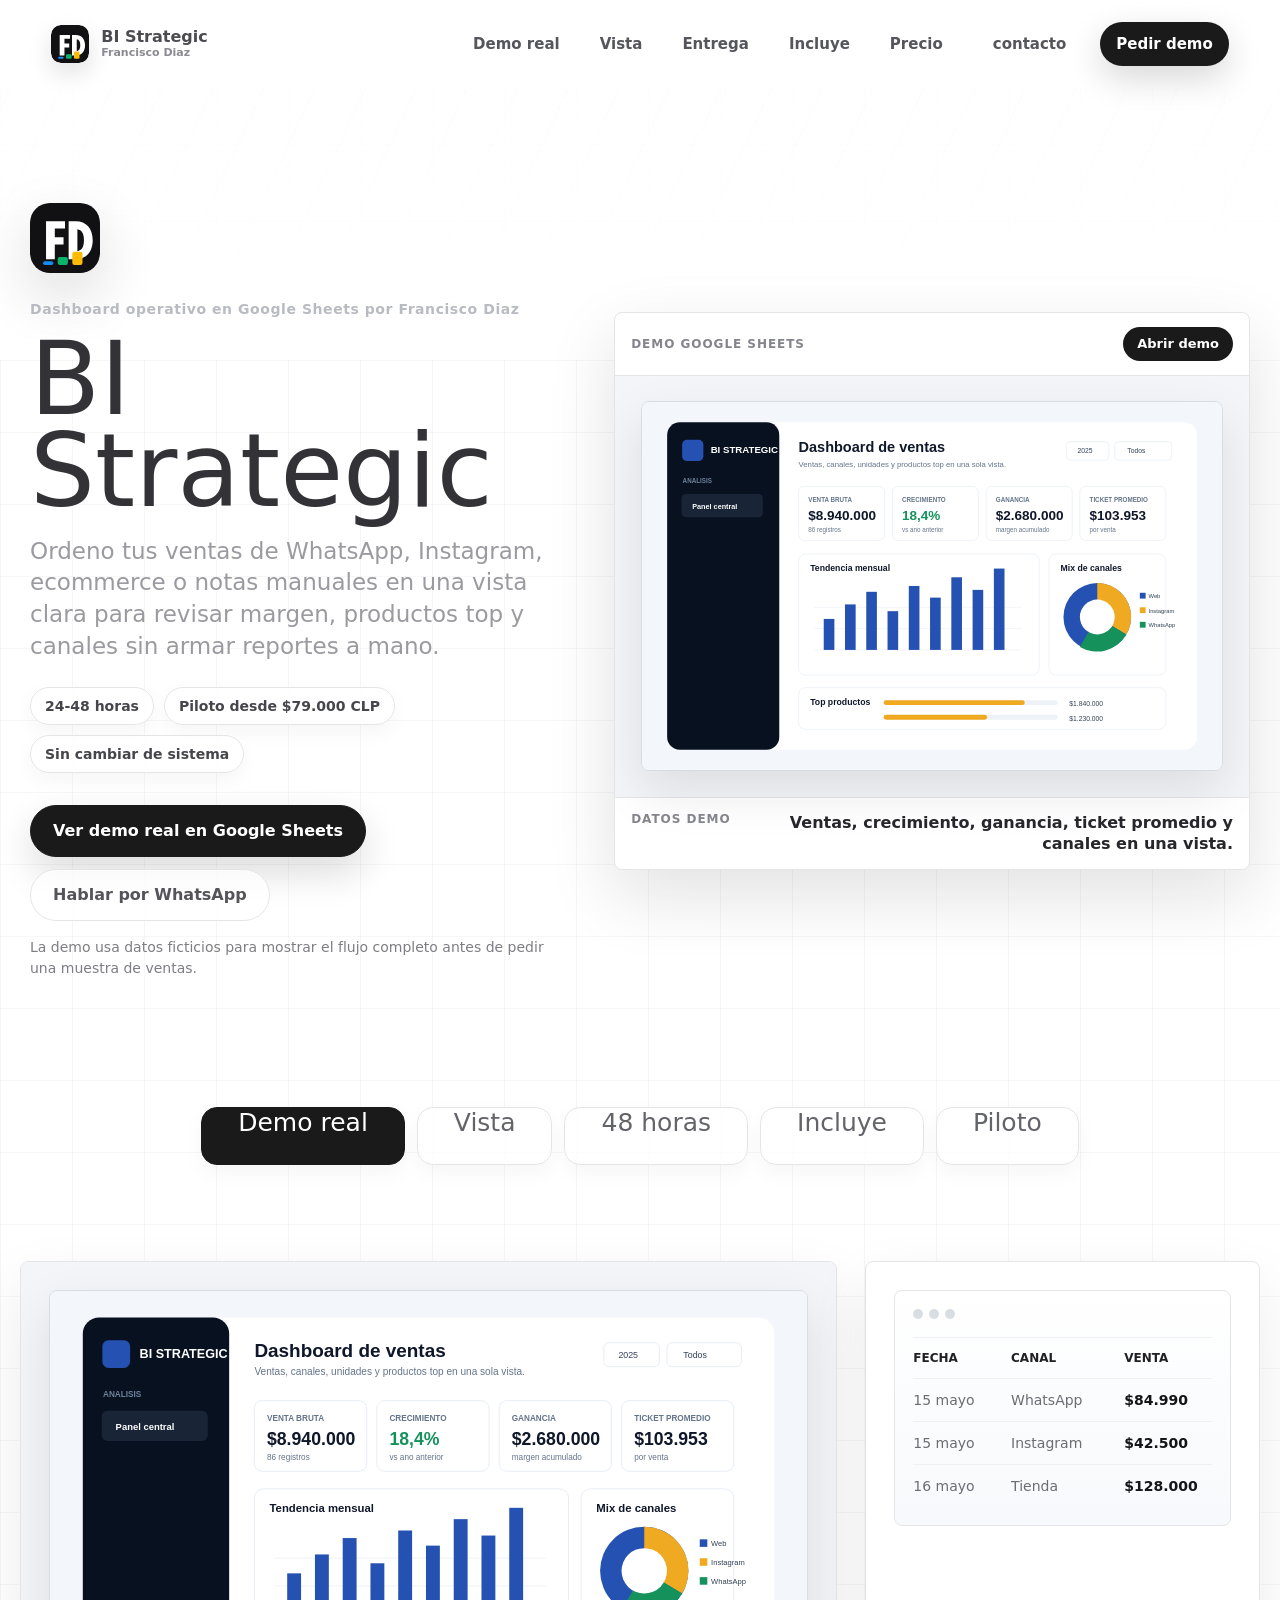
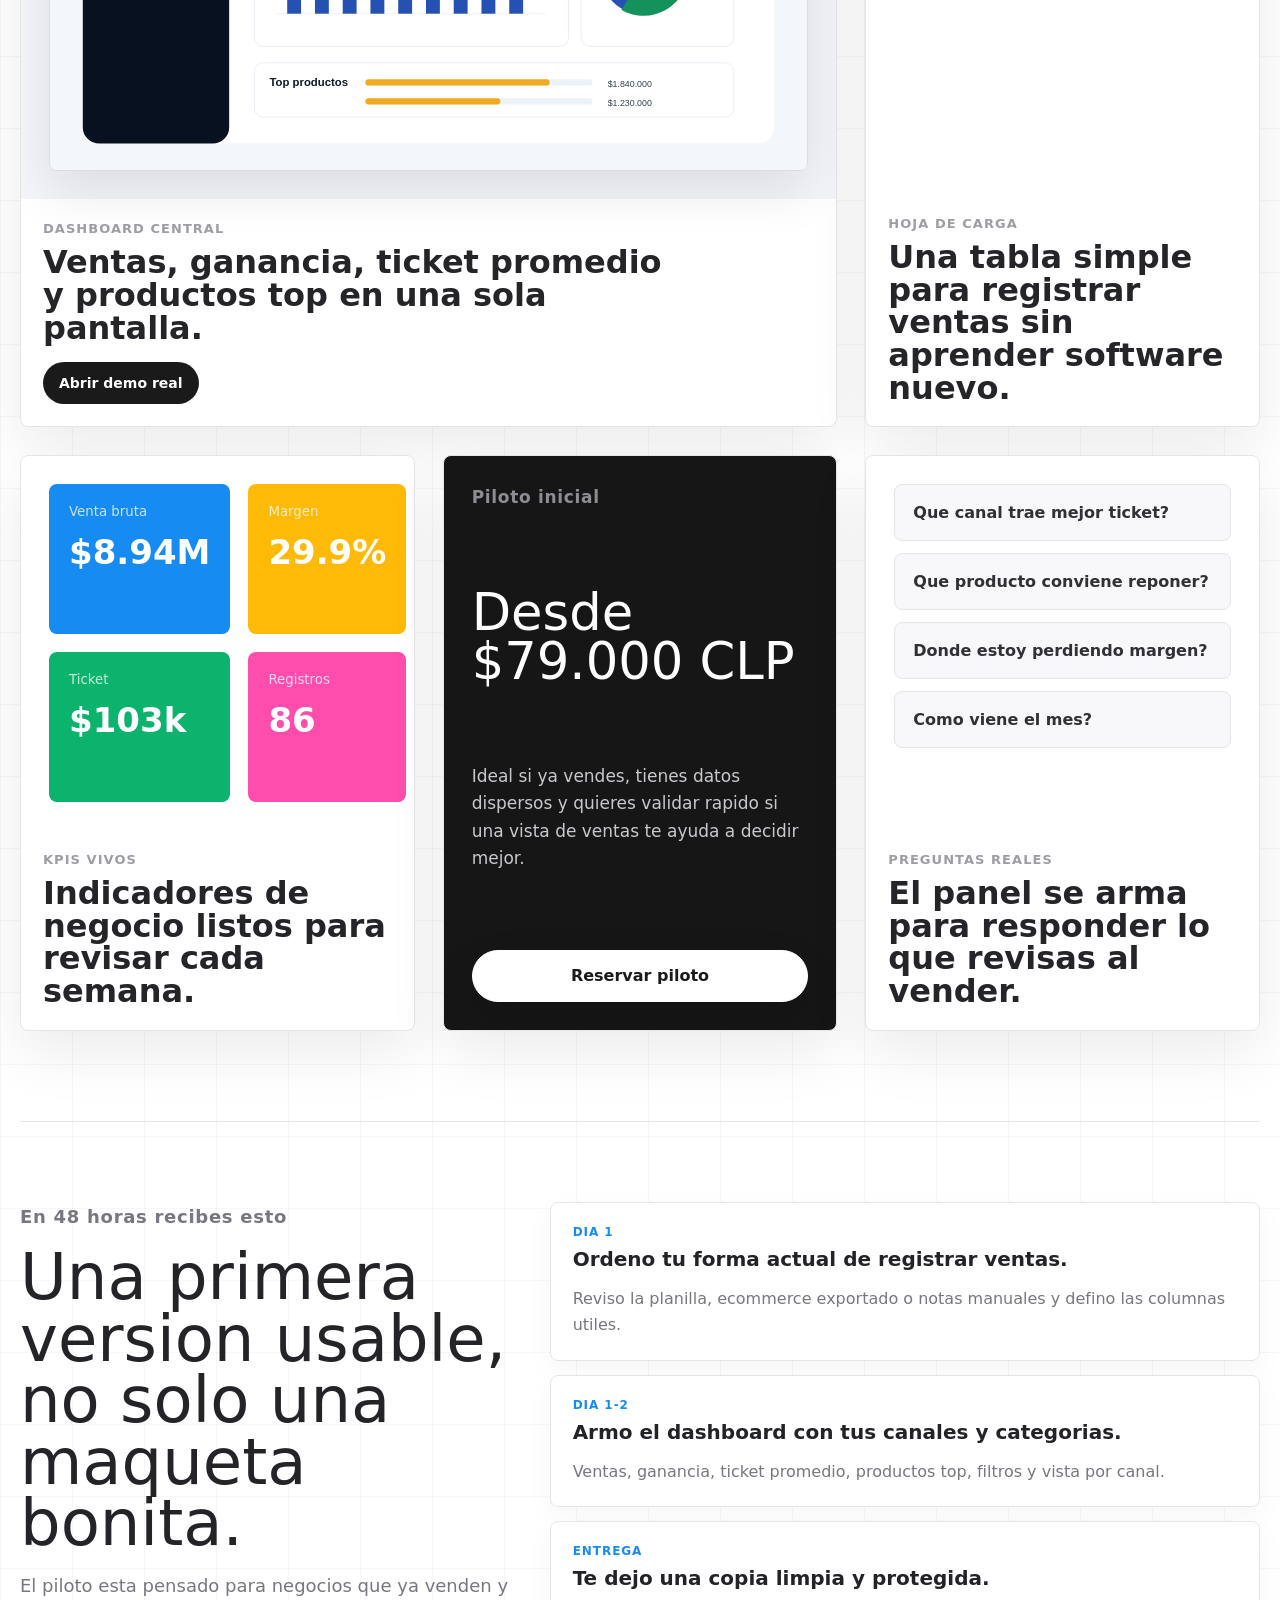
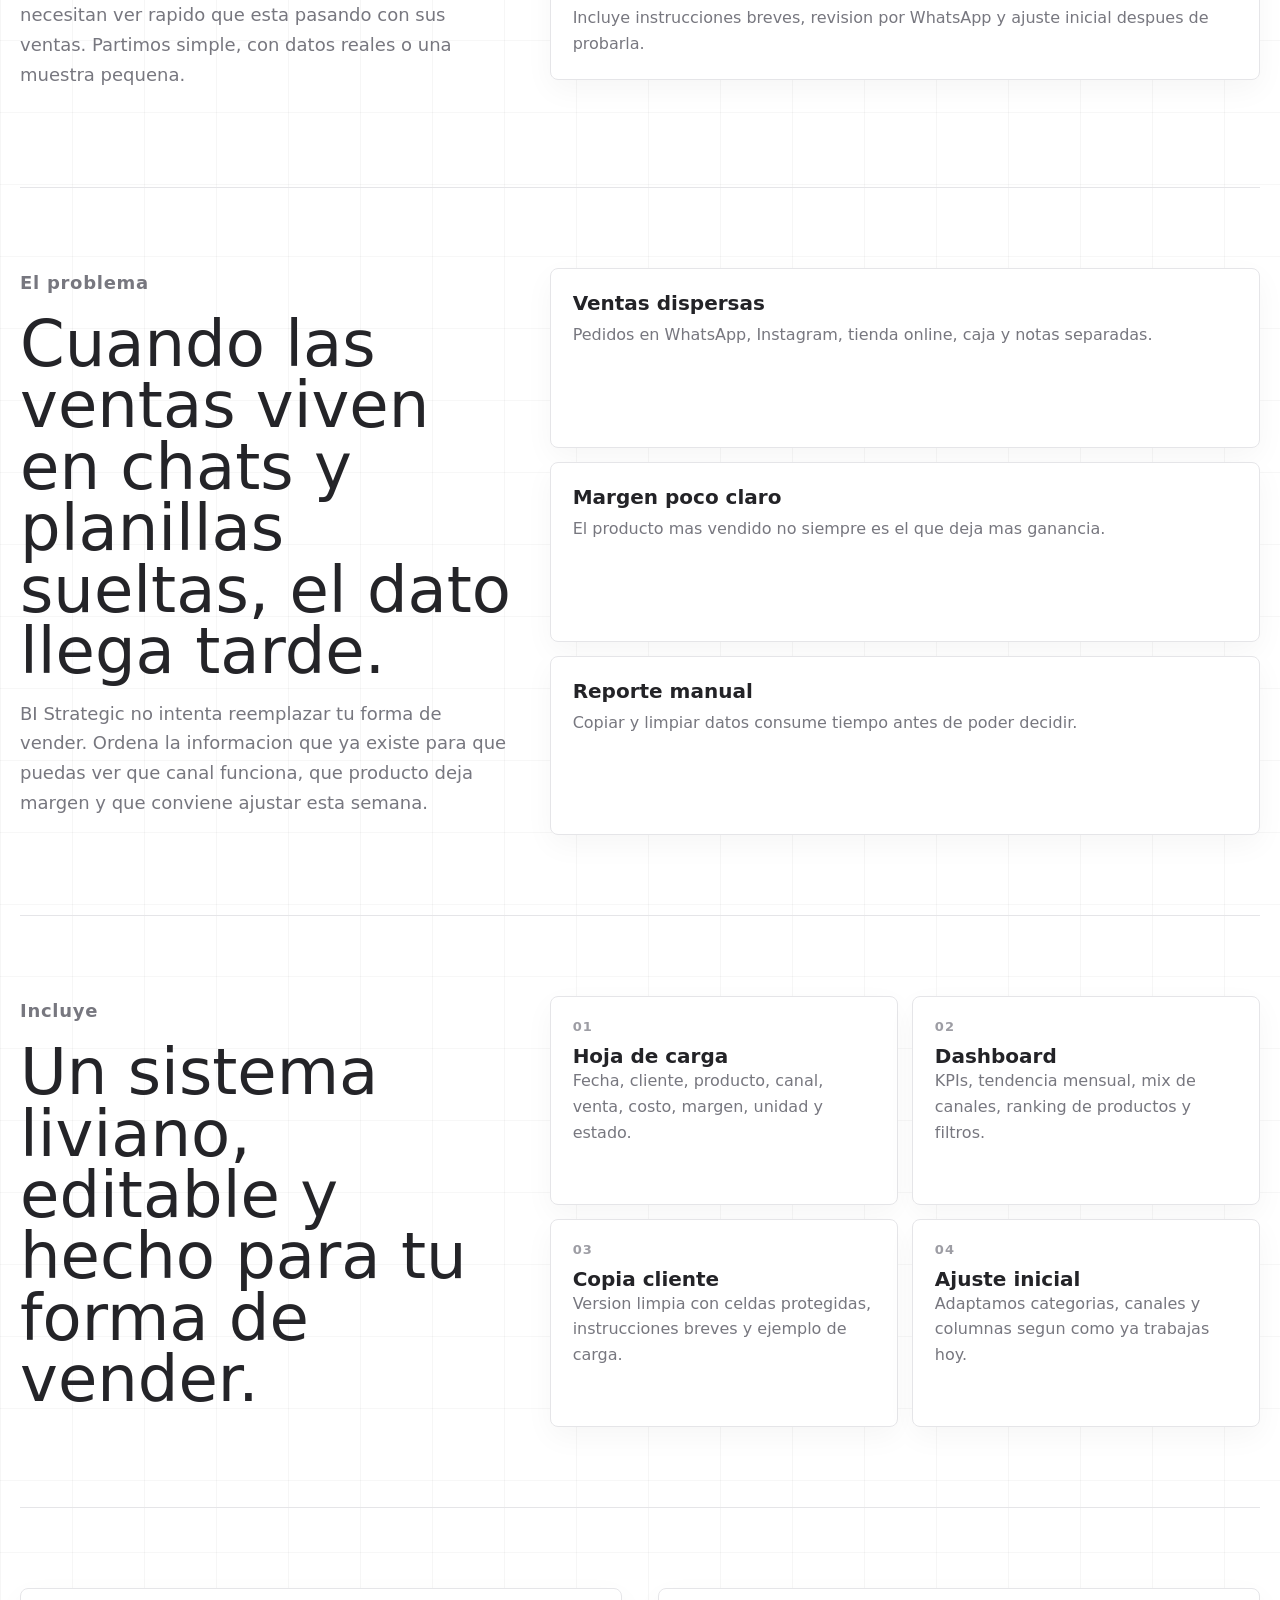
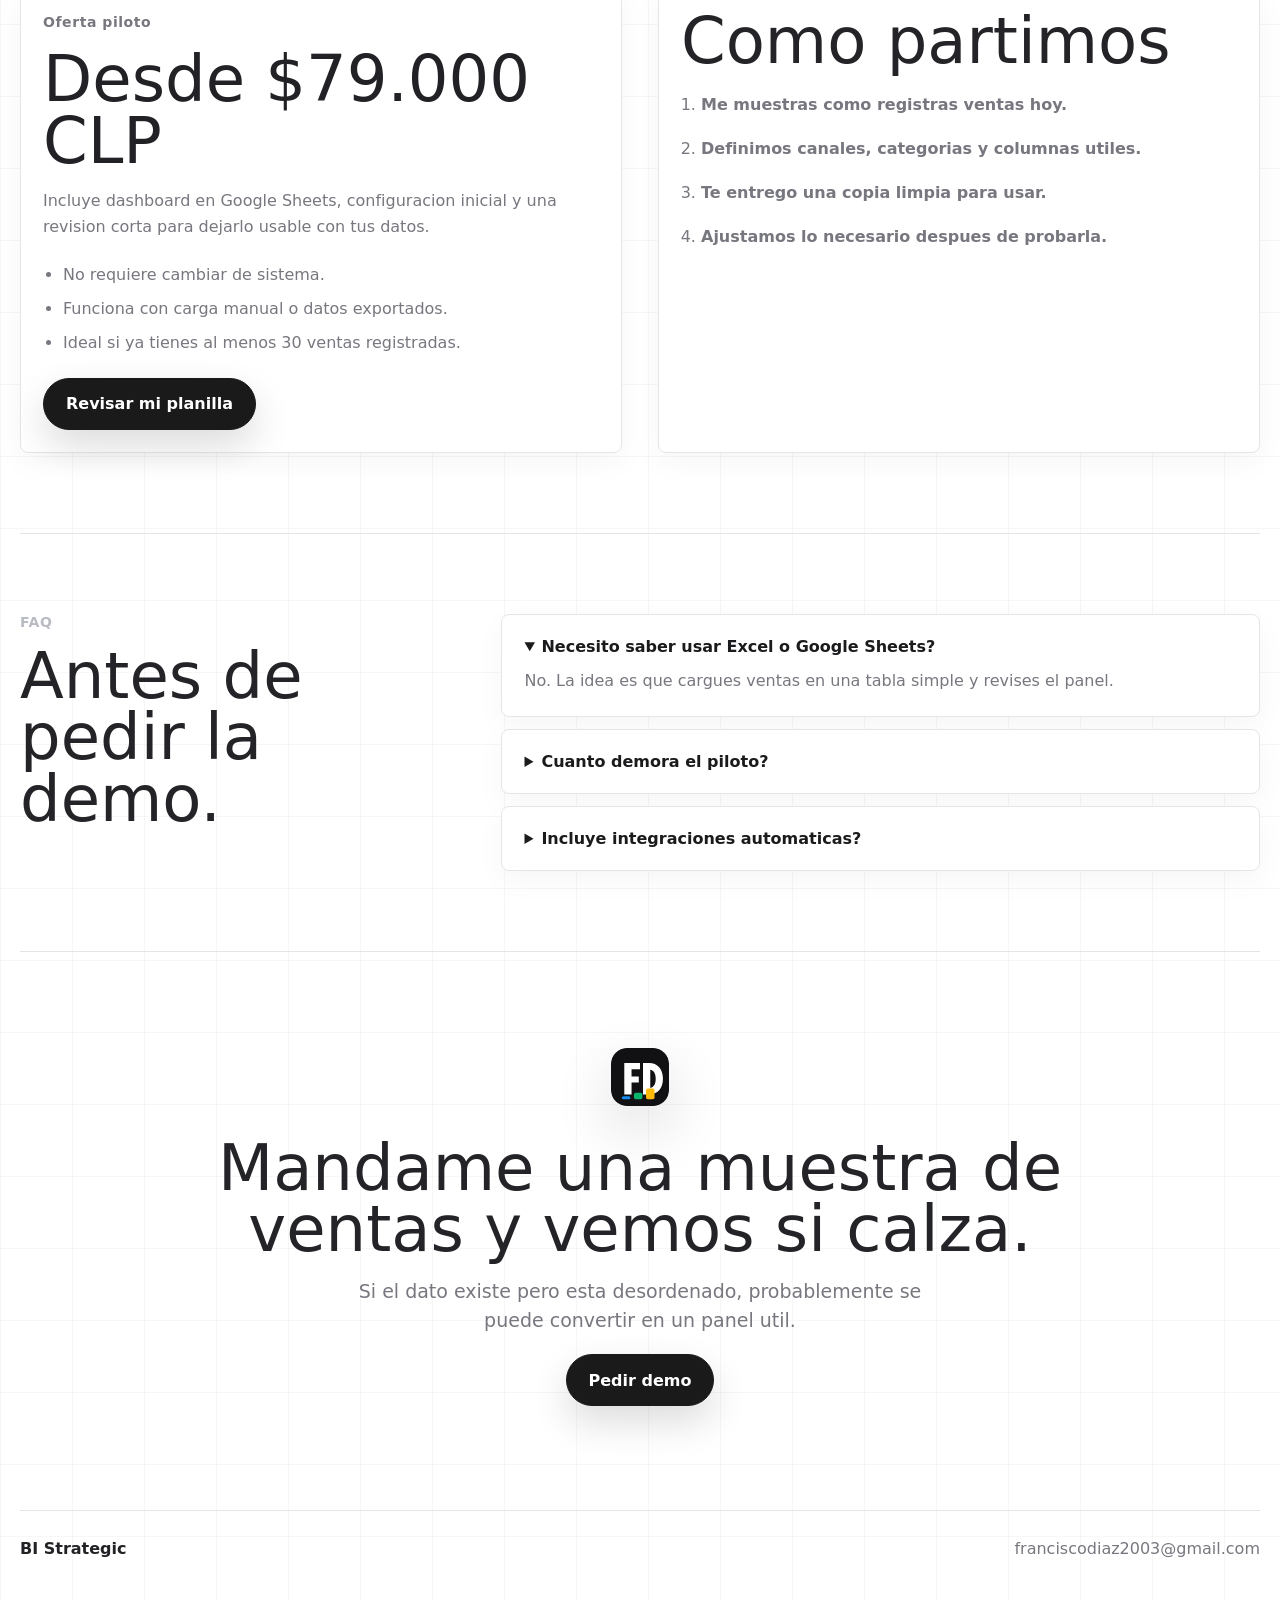
<file: index.html>
<!doctype html>
<html lang="es">
<head>
  <meta charset="utf-8">
  <meta name="viewport" content="width=device-width, initial-scale=1">
  <title>BI Strategic | Dashboard de ventas en Google Sheets</title>
  <meta name="description" content="Dashboard de ventas en Google Sheets para negocios que venden por WhatsApp, Instagram, ecommerce o tienda fisica y necesitan ver ventas, margen, canales y productos en una sola vista.">
  <link rel="stylesheet" href="styles.css">
</head>
<body>
  <header class="site-header">
    <a class="brand" href="#inicio" aria-label="BI Strategic inicio">
      <img class="brand-logo" src="assets/logo-fd-bi.svg" alt="" aria-hidden="true">
      <span class="brand-text">
        <span>BI Strategic</span>
        <small>Francisco Diaz</small>
      </span>
    </a>
    <nav aria-label="Navegacion principal">
      <a href="https://docs.google.com/spreadsheets/d/1GYobA6VUg8RyDNrj9Juod2Bgsd22_Cp9NYvyL331vUo/edit?usp=sharing" target="_blank" rel="noopener">Demo real</a>
      <a href="#showcase">Vista</a>
      <a href="#entrega">Entrega</a>
      <a href="#incluye">Incluye</a>
      <a href="#precio">Precio</a>
    </nav>
    <a class="header-link" href="mailto:franciscodiaz2003@gmail.com">contacto</a>
    <a class="header-cta" href="https://wa.me/56958948688?text=Hola%2C%20quiero%20ver%20una%20demo%20del%20dashboard%20BI%20Strategic." target="_blank" rel="noopener">Pedir demo</a>
  </header>

  <main>
    <section class="hero" id="inicio">
      <div class="hero-content">
        <img class="hero-logo" src="assets/logo-fd-bi.svg" alt="Logo FD de BI Strategic">
        <p class="eyebrow">Dashboard operativo en Google Sheets por Francisco Diaz</p>
        <h1>BI Strategic</h1>
        <p class="hero-copy">
          Ordeno tus ventas de WhatsApp, Instagram, ecommerce o notas manuales en una vista
          clara para revisar margen, productos top y canales sin armar reportes a mano.
        </p>
        <div class="hero-proof" aria-label="Resumen del piloto">
          <span>24-48 horas</span>
          <span>Piloto desde $79.000 CLP</span>
          <span>Sin cambiar de sistema</span>
        </div>
        <div class="hero-actions" aria-label="Acciones principales">
          <a class="button primary" href="https://docs.google.com/spreadsheets/d/1GYobA6VUg8RyDNrj9Juod2Bgsd22_Cp9NYvyL331vUo/edit?usp=sharing" target="_blank" rel="noopener">Ver demo real en Google Sheets</a>
          <a class="button secondary" href="https://wa.me/56958948688?text=Hola%2C%20quiero%20ver%20una%20demo%20del%20dashboard%20BI%20Strategic." target="_blank" rel="noopener">Hablar por WhatsApp</a>
        </div>
        <p class="hero-note">La demo usa datos ficticios para mostrar el flujo completo antes de pedir una muestra de ventas.</p>
      </div>

      <aside class="hero-product" aria-label="Vista previa de la demo real">
        <div class="product-topbar">
          <span>Demo Google Sheets</span>
          <a href="https://docs.google.com/spreadsheets/d/1GYobA6VUg8RyDNrj9Juod2Bgsd22_Cp9NYvyL331vUo/edit?usp=sharing" target="_blank" rel="noopener">Abrir demo</a>
        </div>
        <figure>
          <img src="assets/dashboard-preview.svg" alt="Vista previa del dashboard BI Strategic con indicadores, filtros y ranking de productos">
        </figure>
        <div class="product-foot">
          <span>Datos demo</span>
          <strong>Ventas, crecimiento, ganancia, ticket promedio y canales en una vista.</strong>
        </div>
      </aside>

      <div class="hero-nav">
        <div class="filter-pills" aria-label="Categorias del dashboard">
          <a class="is-active" href="https://docs.google.com/spreadsheets/d/1GYobA6VUg8RyDNrj9Juod2Bgsd22_Cp9NYvyL331vUo/edit?usp=sharing" target="_blank" rel="noopener">Demo real</a>
          <a href="#showcase">Vista</a>
          <a href="#entrega">48 horas</a>
          <a href="#incluye">Incluye</a>
          <a href="#precio">Piloto</a>
        </div>
      </div>
    </section>

    <section class="showcase" id="showcase" aria-label="Vista previa estilo galeria">
      <article class="showcase-card wide">
        <figure>
          <img src="assets/dashboard-preview.svg" alt="Vista previa de dashboard BI Strategic con KPIs, grafico mensual, canales y productos top">
        </figure>
        <div class="card-caption">
          <span>Dashboard central</span>
          <strong>Ventas, ganancia, ticket promedio y productos top en una sola pantalla.</strong>
          <a class="inline-link" href="https://docs.google.com/spreadsheets/d/1GYobA6VUg8RyDNrj9Juod2Bgsd22_Cp9NYvyL331vUo/edit?usp=sharing" target="_blank" rel="noopener">Abrir demo real</a>
        </div>
      </article>

      <article class="showcase-card">
        <div class="mini-sheet" aria-hidden="true">
          <div class="sheet-bar">
            <span></span>
            <span></span>
            <span></span>
          </div>
          <div class="sheet-row head">
            <b>Fecha</b><b>Canal</b><b>Venta</b>
          </div>
          <div class="sheet-row">
            <span>15 mayo</span><span>WhatsApp</span><strong>$84.990</strong>
          </div>
          <div class="sheet-row">
            <span>15 mayo</span><span>Instagram</span><strong>$42.500</strong>
          </div>
          <div class="sheet-row">
            <span>16 mayo</span><span>Tienda</span><strong>$128.000</strong>
          </div>
        </div>
        <div class="card-caption">
          <span>Hoja de carga</span>
          <strong>Una tabla simple para registrar ventas sin aprender software nuevo.</strong>
        </div>
      </article>

      <article class="showcase-card soft">
        <div class="score-grid" aria-hidden="true">
          <div class="score blue">
            <small>Venta bruta</small>
            <strong>$8.94M</strong>
          </div>
          <div class="score yellow">
            <small>Margen</small>
            <strong>29.9%</strong>
          </div>
          <div class="score green">
            <small>Ticket</small>
            <strong>$103k</strong>
          </div>
          <div class="score pink">
            <small>Registros</small>
            <strong>86</strong>
          </div>
        </div>
        <div class="card-caption">
          <span>KPIs vivos</span>
          <strong>Indicadores de negocio listos para revisar cada semana.</strong>
        </div>
      </article>

      <article class="showcase-card dark">
        <p class="eyebrow">Piloto inicial</p>
        <h2>Desde $79.000 CLP</h2>
        <p>
          Ideal si ya vendes, tienes datos dispersos y quieres validar rapido si una vista de
          ventas te ayuda a decidir mejor.
        </p>
        <a class="button light" href="https://wa.me/56958948688?text=Hola%2C%20quiero%20reservar%20un%20piloto%20de%20BI%20Strategic.%20Vendo%20por%20varios%20canales%20y%20quiero%20ordenar%20mis%20ventas." target="_blank" rel="noopener">Reservar piloto</a>
      </article>

      <article class="showcase-card">
        <div class="question-stack">
          <span>Que canal trae mejor ticket?</span>
          <span>Que producto conviene reponer?</span>
          <span>Donde estoy perdiendo margen?</span>
          <span>Como viene el mes?</span>
        </div>
        <div class="card-caption">
          <span>Preguntas reales</span>
          <strong>El panel se arma para responder lo que revisas al vender.</strong>
        </div>
      </article>
    </section>

    <section class="section delivery" id="entrega">
      <div class="section-copy">
        <p class="eyebrow">En 48 horas recibes esto</p>
        <h2>Una primera version usable, no solo una maqueta bonita.</h2>
        <p>
          El piloto esta pensado para negocios que ya venden y necesitan ver rapido que esta
          pasando con sus ventas. Partimos simple, con datos reales o una muestra pequena.
        </p>
      </div>
      <div class="delivery-board">
        <article>
          <small>Dia 1</small>
          <strong>Ordeno tu forma actual de registrar ventas.</strong>
          <p>Reviso la planilla, ecommerce exportado o notas manuales y defino las columnas utiles.</p>
        </article>
        <article>
          <small>Dia 1-2</small>
          <strong>Armo el dashboard con tus canales y categorias.</strong>
          <p>Ventas, ganancia, ticket promedio, productos top, filtros y vista por canal.</p>
        </article>
        <article>
          <small>Entrega</small>
          <strong>Te dejo una copia limpia y protegida.</strong>
          <p>Incluye instrucciones breves, revision por WhatsApp y ajuste inicial despues de probarla.</p>
        </article>
      </div>
    </section>

    <section class="section problem">
      <div class="section-copy">
        <p class="eyebrow">El problema</p>
        <h2>Cuando las ventas viven en chats y planillas sueltas, el dato llega tarde.</h2>
        <p>
          BI Strategic no intenta reemplazar tu forma de vender. Ordena la informacion que ya
          existe para que puedas ver que canal funciona, que producto deja margen y que conviene
          ajustar esta semana.
        </p>
      </div>
      <div class="plain-list">
        <article>
          <strong>Ventas dispersas</strong>
          <span>Pedidos en WhatsApp, Instagram, tienda online, caja y notas separadas.</span>
        </article>
        <article>
          <strong>Margen poco claro</strong>
          <span>El producto mas vendido no siempre es el que deja mas ganancia.</span>
        </article>
        <article>
          <strong>Reporte manual</strong>
          <span>Copiar y limpiar datos consume tiempo antes de poder decidir.</span>
        </article>
      </div>
    </section>

    <section class="section includes" id="incluye">
      <div class="section-copy">
        <p class="eyebrow">Incluye</p>
        <h2>Un sistema liviano, editable y hecho para tu forma de vender.</h2>
      </div>
      <div class="feature-grid">
        <article>
          <small>01</small>
          <strong>Hoja de carga</strong>
          <p>Fecha, cliente, producto, canal, venta, costo, margen, unidad y estado.</p>
        </article>
        <article>
          <small>02</small>
          <strong>Dashboard</strong>
          <p>KPIs, tendencia mensual, mix de canales, ranking de productos y filtros.</p>
        </article>
        <article>
          <small>03</small>
          <strong>Copia cliente</strong>
          <p>Version limpia con celdas protegidas, instrucciones breves y ejemplo de carga.</p>
        </article>
        <article>
          <small>04</small>
          <strong>Ajuste inicial</strong>
          <p>Adaptamos categorias, canales y columnas segun como ya trabajas hoy.</p>
        </article>
      </div>
    </section>

    <section class="section price-section" id="precio">
      <div class="price-card">
        <p class="eyebrow">Oferta piloto</p>
        <h2>Desde $79.000 CLP</h2>
        <p>
          Incluye dashboard en Google Sheets, configuracion inicial y una revision corta para
          dejarlo usable con tus datos.
        </p>
        <ul>
          <li>No requiere cambiar de sistema.</li>
          <li>Funciona con carga manual o datos exportados.</li>
          <li>Ideal si ya tienes al menos 30 ventas registradas.</li>
        </ul>
        <a class="button primary" href="https://wa.me/56958948688?text=Hola%2C%20quiero%20ver%20si%20mi%20planilla%20sirve%20para%20un%20dashboard%20BI%20Strategic." target="_blank" rel="noopener">Revisar mi planilla</a>
      </div>
      <div class="process-card">
        <h2>Como partimos</h2>
        <ol>
          <li><strong>Me muestras como registras ventas hoy.</strong></li>
          <li><strong>Definimos canales, categorias y columnas utiles.</strong></li>
          <li><strong>Te entrego una copia limpia para usar.</strong></li>
          <li><strong>Ajustamos lo necesario despues de probarla.</strong></li>
        </ol>
      </div>
    </section>

    <section class="faq" id="faq">
      <div>
        <p class="eyebrow">FAQ</p>
        <h2>Antes de pedir la demo.</h2>
      </div>
      <div class="faq-list">
        <details open>
          <summary>Necesito saber usar Excel o Google Sheets?</summary>
          <p>No. La idea es que cargues ventas en una tabla simple y revises el panel.</p>
        </details>
        <details>
          <summary>Cuanto demora el piloto?</summary>
          <p>Normalmente 24 a 48 horas despues de recibir una muestra de ventas y categorias.</p>
        </details>
        <details>
          <summary>Incluye integraciones automaticas?</summary>
          <p>El piloto parte simple. Integraciones con Shopify, Mercado Libre u otros sistemas se cotizan aparte.</p>
        </details>
      </div>
    </section>

    <section class="final-cta">
      <img class="final-logo" src="assets/logo-fd-bi.svg" alt="" aria-hidden="true">
      <h2>Mandame una muestra de ventas y vemos si calza.</h2>
      <p>Si el dato existe pero esta desordenado, probablemente se puede convertir en un panel util.</p>
      <a class="button primary" href="https://wa.me/56958948688?text=Hola%2C%20quiero%20ver%20una%20demo%20del%20dashboard%20BI%20Strategic.%20Tengo%20ventas%20por%20varios%20canales." target="_blank" rel="noopener">Pedir demo</a>
    </section>
  </main>

  <footer>
    <span>BI Strategic</span>
    <a href="mailto:franciscodiaz2003@gmail.com">franciscodiaz2003@gmail.com</a>
  </footer>

  <script src="script.js"></script>
</body>
</html>
</file>
<file: styles.css>
:root {
  --ink: #1b1b1d;
  --muted: #77777f;
  --soft: #b9bbc2;
  --line: #e5e5e8;
  --paper: #ffffff;
  --wash: #f8f8f8;
  --black: #1a1a1a;
  --blue: #168bf2;
  --yellow: #ffba08;
  --green: #0bb36d;
  --pink: #ff4dad;
  --shadow: 0 22px 60px rgba(18, 18, 20, 0.08);
}

* {
  box-sizing: border-box;
}

html {
  scroll-behavior: smooth;
}

body {
  margin: 0;
  min-height: 100vh;
  overflow-x: hidden;
  background:
    linear-gradient(90deg, rgba(0, 0, 0, 0.035) 1px, transparent 1px),
    linear-gradient(180deg, rgba(0, 0, 0, 0.03) 1px, transparent 1px),
    var(--paper);
  background-size:
    72px 72px,
    72px 72px,
    auto;
  color: var(--ink);
  font-family: Inter, ui-sans-serif, system-ui, -apple-system, BlinkMacSystemFont, "Segoe UI", sans-serif;
}

body::before {
  content: "";
  position: fixed;
  inset: 0 0 auto;
  z-index: -1;
  height: 360px;
  pointer-events: none;
  background:
    linear-gradient(180deg, rgba(255, 255, 255, 0.72), var(--paper)),
    repeating-linear-gradient(115deg, rgba(0, 0, 0, 0.05) 0 1px, transparent 1px 46px);
  filter: blur(0.2px);
}

a {
  color: inherit;
  text-decoration: none;
}

img {
  display: block;
  max-width: 100%;
}

.site-header {
  position: sticky;
  top: 0;
  z-index: 20;
  display: grid;
  grid-template-columns: 1fr auto auto auto;
  align-items: center;
  gap: 18px;
  padding: 22px clamp(18px, 4vw, 58px);
  background: rgba(255, 255, 255, 0.72);
  backdrop-filter: blur(18px);
}

.brand {
  display: inline-flex;
  align-items: center;
  gap: 12px;
  width: fit-content;
  color: #4b4b51;
  font-weight: 700;
}

.brand-logo {
  width: 38px;
  height: 38px;
  border-radius: 10px;
  box-shadow: 0 10px 24px rgba(17, 17, 20, 0.12);
}

.brand-text {
  display: grid;
  gap: 1px;
  line-height: 1.05;
}

.brand-text small {
  color: #8a8a92;
  font-size: 11px;
  font-weight: 700;
}

nav {
  display: flex;
  gap: 8px;
}

nav a,
.header-link,
.header-cta {
  display: inline-flex;
  align-items: center;
  justify-content: center;
  min-height: 44px;
  color: #55555c;
  font-size: 15px;
  font-weight: 600;
  padding: 0 16px;
}

.header-cta {
  color: #ffffff;
  background: var(--black);
  border-radius: 999px;
  box-shadow: 0 12px 34px rgba(0, 0, 0, 0.16);
}

.hero {
  display: grid;
  grid-template-columns: minmax(0, 0.9fr) minmax(420px, 1.1fr);
  align-items: center;
  gap: clamp(32px, 5vw, 72px);
  max-width: 1260px;
  margin: 0 auto;
  padding: clamp(58px, 9vw, 116px) 20px 48px;
  text-align: left;
}

.hero-content {
  max-width: 620px;
}

.hero-logo,
.final-logo {
  width: 78px;
  height: 78px;
  margin-bottom: 42px;
  border-radius: 22px;
  box-shadow:
    0 22px 60px rgba(17, 17, 20, 0.14),
    0 0 0 1px rgba(255, 255, 255, 0.7);
}

.hero-logo {
  width: 70px;
  height: 70px;
  margin-bottom: 28px;
  border-radius: 20px;
}

.eyebrow {
  margin: 0 0 16px;
  color: var(--soft);
  font-size: 14px;
  font-weight: 700;
  letter-spacing: 0.04em;
}

h1,
h2,
h3,
p {
  margin-top: 0;
}

h1 {
  margin-bottom: 18px;
  color: #333337;
  font-size: clamp(58px, 8vw, 118px);
  font-weight: 500;
  letter-spacing: 0;
  line-height: 0.9;
}

h2 {
  margin-bottom: 16px;
  color: #242428;
  font-size: clamp(32px, 5vw, 70px);
  font-weight: 500;
  letter-spacing: 0;
  line-height: 0.96;
}

h3 {
  margin-bottom: 8px;
  font-size: 20px;
}

.hero-copy {
  max-width: 590px;
  margin-bottom: 0;
  color: #9a9aa0;
  font-size: clamp(18px, 1.8vw, 24px);
  line-height: 1.38;
}

.hero-proof {
  display: flex;
  flex-wrap: wrap;
  justify-content: flex-start;
  gap: 10px;
  max-width: 760px;
  margin-top: 24px;
}

.hero-proof span {
  min-height: 38px;
  display: inline-flex;
  align-items: center;
  color: #45454c;
  background: rgba(255, 255, 255, 0.82);
  border: 1px solid var(--line);
  border-radius: 999px;
  font-size: 14px;
  font-weight: 800;
  padding: 0 14px;
  box-shadow: 0 8px 22px rgba(0, 0, 0, 0.04);
}

.hero-actions,
.filter-pills {
  display: flex;
  flex-wrap: wrap;
  justify-content: flex-start;
  gap: 12px;
}

.hero-actions {
  margin-top: 32px;
}

.hero-note {
  max-width: 520px;
  margin: 16px 0 0;
  color: #7d7d84;
  font-size: 14px;
  line-height: 1.5;
}

.button {
  display: inline-flex;
  align-items: center;
  justify-content: center;
  min-height: 52px;
  border: 1px solid var(--line);
  border-radius: 999px;
  font-weight: 700;
  padding: 0 22px;
  transition:
    transform 180ms ease,
    box-shadow 180ms ease;
}

.button:hover {
  transform: translateY(-2px);
}

.button.primary,
.button.light {
  color: #ffffff;
  background: var(--black);
  border-color: var(--black);
  box-shadow: 0 16px 38px rgba(0, 0, 0, 0.14);
}

.button.secondary {
  color: #54545a;
  background: rgba(255, 255, 255, 0.78);
}

.button.light {
  background: #ffffff;
  color: var(--black);
  border-color: #ffffff;
}

.hero-product {
  overflow: hidden;
  background: #ffffff;
  border: 1px solid var(--line);
  border-radius: 8px;
  box-shadow: 0 26px 70px rgba(18, 18, 20, 0.12);
}

.hero-product figure {
  display: grid;
  place-items: center;
  margin: 0;
  padding: clamp(16px, 2vw, 28px);
  background: #f3f5f8;
}

.hero-product img {
  width: 100%;
  border: 1px solid #d8dce5;
  border-radius: 8px;
  box-shadow: 0 20px 50px rgba(23, 23, 25, 0.1);
}

.product-topbar,
.product-foot {
  display: flex;
  align-items: center;
  justify-content: space-between;
  gap: 16px;
  padding: 14px 16px;
}

.product-topbar {
  border-bottom: 1px solid var(--line);
}

.product-topbar span,
.product-foot span {
  color: #84848c;
  font-size: 12px;
  font-weight: 800;
  letter-spacing: 0.08em;
  text-transform: uppercase;
}

.product-topbar a {
  min-height: 34px;
  display: inline-flex;
  align-items: center;
  color: #ffffff;
  background: var(--black);
  border-radius: 999px;
  font-size: 13px;
  font-weight: 800;
  padding: 0 14px;
}

.product-foot {
  align-items: flex-start;
  border-top: 1px solid var(--line);
}

.product-foot strong {
  max-width: 470px;
  color: #26262b;
  font-size: 16px;
  line-height: 1.35;
  text-align: right;
}

.hero-nav {
  grid-column: 1 / -1;
}

.hero-nav .filter-pills {
  justify-content: center;
  margin-top: clamp(34px, 5vw, 68px);
}

.filter-pills a {
  min-height: 58px;
  color: #63636a;
  background: rgba(255, 255, 255, 0.74);
  border: 1px solid var(--line);
  border-radius: 16px;
  box-shadow: 0 8px 22px rgba(0, 0, 0, 0.04);
  font-size: clamp(16px, 2vw, 25px);
  padding: 0 clamp(18px, 3vw, 36px);
}

.filter-pills .is-active {
  color: #ffffff;
  background: var(--black);
  border-color: var(--black);
}

.showcase,
.section,
.faq,
.final-cta,
footer {
  width: min(100% - 40px, 1260px);
  margin-inline: auto;
}

.showcase {
  display: grid;
  grid-template-columns: repeat(3, minmax(0, 1fr));
  gap: 28px;
  padding: 48px 0 90px;
}

.showcase-card {
  min-height: 480px;
  display: flex;
  flex-direction: column;
  justify-content: space-between;
  overflow: hidden;
  background: #ffffff;
  border: 1px solid var(--line);
  border-radius: 8px;
  box-shadow: var(--shadow);
}

.showcase-card.wide {
  grid-column: span 2;
}

.showcase-card figure {
  display: grid;
  place-items: center;
  min-height: 350px;
  margin: 0;
  padding: 28px;
  background: #f3f5f8;
}

.showcase-card figure img {
  border: 1px solid #d8dce5;
  border-radius: 8px;
  box-shadow: 0 20px 50px rgba(23, 23, 25, 0.1);
}

.card-caption {
  padding: 22px;
}

.card-caption span,
.feature-grid small {
  display: block;
  margin-bottom: 10px;
  color: #9d9da4;
  font-size: 13px;
  font-weight: 800;
  letter-spacing: 0.08em;
  text-transform: uppercase;
}

.card-caption strong {
  display: block;
  max-width: 640px;
  color: #252529;
  font-size: clamp(22px, 2.5vw, 36px);
  font-weight: 600;
  line-height: 1.02;
}

.inline-link {
  display: inline-flex;
  align-items: center;
  min-height: 42px;
  margin-top: 18px;
  color: #ffffff;
  background: var(--black);
  border-radius: 999px;
  font-size: 14px;
  font-weight: 800;
  padding: 0 16px;
}

.mini-sheet {
  margin: 28px;
  padding: 18px;
  background: linear-gradient(180deg, #ffffff, #f7f9fc);
  border: 1px solid var(--line);
  border-radius: 8px;
  box-shadow: inset 0 1px 0 #ffffff;
}

.sheet-bar {
  display: flex;
  gap: 6px;
  margin-bottom: 18px;
}

.sheet-bar span {
  width: 10px;
  height: 10px;
  background: #dadde4;
  border-radius: 50%;
}

.sheet-row {
  display: grid;
  grid-template-columns: 0.85fr 1fr 0.85fr;
  gap: 10px;
  padding: 13px 0;
  border-top: 1px solid #eef0f4;
  color: #6c6c73;
  font-size: 14px;
}

.sheet-row.head {
  color: #202025;
  font-size: 12px;
  font-weight: 800;
  text-transform: uppercase;
}

.sheet-row strong {
  color: #151519;
}

.score-grid {
  display: grid;
  grid-template-columns: repeat(2, 1fr);
  gap: 18px;
  padding: 28px;
}

.score {
  min-height: 150px;
  padding: 20px;
  color: #ffffff;
  border-radius: 8px;
}

.score small,
.score strong {
  display: block;
}

.score small {
  opacity: 0.76;
  margin-bottom: 16px;
}

.score strong {
  font-size: 34px;
  line-height: 1;
}

.score.blue {
  background: var(--blue);
}

.score.yellow {
  background: var(--yellow);
}

.score.green {
  background: var(--green);
}

.score.pink {
  background: var(--pink);
}

.showcase-card.dark {
  padding: 28px;
  color: #ffffff;
  background: #161616;
}

.showcase-card.dark .eyebrow {
  color: #8d8d93;
}

.showcase-card.dark h2 {
  color: #ffffff;
  font-size: clamp(34px, 4vw, 62px);
}

.showcase-card.dark p {
  color: #c8c8ce;
  font-size: 17px;
  line-height: 1.6;
}

.question-stack {
  display: grid;
  gap: 12px;
  padding: 28px;
}

.question-stack span {
  padding: 18px;
  color: #303036;
  background: #f8f8fa;
  border: 1px solid var(--line);
  border-radius: 8px;
  font-weight: 700;
}

.section {
  display: grid;
  grid-template-columns: 0.82fr 1.18fr;
  gap: 36px;
  padding: 80px 0;
  border-top: 1px solid var(--line);
}

.section-copy p {
  max-width: 600px;
  color: var(--muted);
  font-size: 18px;
  line-height: 1.65;
}

.plain-list,
.feature-grid,
.delivery-board {
  display: grid;
  gap: 14px;
}

.plain-list article,
.feature-grid article,
.delivery-board article,
.price-card,
.process-card,
.faq-list details {
  background: #ffffff;
  border: 1px solid var(--line);
  border-radius: 8px;
  box-shadow: 0 10px 30px rgba(20, 20, 22, 0.04);
  padding: 22px;
}

.plain-list strong,
.plain-list span {
  display: block;
}

.plain-list strong,
.feature-grid strong,
.delivery-board strong {
  margin-bottom: 7px;
  color: #232327;
  font-size: 20px;
}

.plain-list span,
.feature-grid p,
.delivery-board p,
.price-card p,
.price-card li,
.process-card li,
.faq-list p {
  color: var(--muted);
  line-height: 1.62;
}

.feature-grid {
  grid-template-columns: repeat(2, minmax(0, 1fr));
}

.feature-grid p {
  margin-bottom: 0;
}

.delivery {
  align-items: start;
}

.delivery-board article {
  display: grid;
  gap: 8px;
}

.delivery-board small {
  color: var(--blue);
  font-size: 12px;
  font-weight: 900;
  letter-spacing: 0.08em;
  text-transform: uppercase;
}

.delivery-board p {
  margin-bottom: 0;
}

.price-section {
  align-items: stretch;
  grid-template-columns: 1fr 1fr;
}

.price-card h2 {
  color: #222226;
}

.price-card ul {
  display: grid;
  gap: 8px;
  margin: 22px 0;
  padding-left: 20px;
}

.process-card ol {
  display: grid;
  gap: 18px;
  margin: 20px 0 0;
  padding-left: 20px;
}

.faq {
  display: grid;
  grid-template-columns: 0.74fr 1.26fr;
  gap: 36px;
  padding: 80px 0;
  border-top: 1px solid var(--line);
}

.faq-list {
  display: grid;
  gap: 12px;
}

.faq-list summary {
  cursor: pointer;
  font-weight: 800;
}

.faq-list p {
  margin: 12px 0 0;
}

.final-cta {
  display: grid;
  justify-items: center;
  padding: 96px 20px 104px;
  text-align: center;
  border-top: 1px solid var(--line);
}

.final-logo {
  width: 58px;
  height: 58px;
  margin-bottom: 32px;
  border-radius: 16px;
}

.final-cta h2 {
  max-width: 920px;
}

.final-cta p {
  max-width: 620px;
  color: var(--muted);
  font-size: 19px;
  line-height: 1.55;
}

footer {
  display: flex;
  justify-content: space-between;
  gap: 16px;
  padding: 28px 0 42px;
  color: #77777f;
  border-top: 1px solid var(--line);
}

footer span {
  color: #222226;
  font-weight: 800;
}

@media (max-width: 980px) {
  .site-header {
    grid-template-columns: 1fr auto;
  }

  nav,
  .header-link {
    display: none;
  }

  .hero {
    grid-template-columns: 1fr;
    justify-items: center;
    max-width: min(100% - 40px, 860px);
    text-align: center;
  }

  .hero-content {
    display: grid;
    justify-items: center;
  }

  .hero-proof,
  .hero-actions {
    justify-content: center;
  }

  .hero-note {
    text-align: center;
  }

  .hero-product {
    width: 100%;
  }

  .product-foot strong {
    text-align: left;
  }

  .showcase,
  .section,
  .faq,
  .price-section {
    grid-template-columns: 1fr;
  }

  .showcase-card.wide {
    grid-column: span 1;
  }
}

@media (max-width: 640px) {
  .site-header {
    width: 100vw;
    max-width: 100vw;
    display: flex;
    justify-content: space-between;
    padding-inline: 14px;
    gap: 10px;
    overflow: hidden;
  }

  .brand {
    min-width: 0;
    flex: 0 1 auto;
    gap: 9px;
  }

  .brand-logo {
    width: 34px;
    height: 34px;
    border-radius: 9px;
  }

  .brand-text small {
    display: none;
  }

  .header-cta {
    display: none;
  }

  .hero {
    width: min(100% - 24px, 1060px);
    padding-right: 0;
    padding-left: 0;
    padding-top: 72px;
    gap: 24px;
  }

  .hero-logo {
    width: 68px;
    height: 68px;
    margin-bottom: 36px;
    border-radius: 19px;
  }

  .eyebrow {
    max-width: 320px;
    font-size: 12px;
    line-height: 1.35;
  }

  h1 {
    width: 100%;
    font-size: clamp(46px, 13vw, 56px);
    line-height: 0.95;
    overflow-wrap: break-word;
  }

  .hero-copy {
    max-width: 335px;
    font-size: 17px;
  }

  .hero-proof {
    gap: 8px;
  }

  .hero-proof span {
    min-height: 36px;
    font-size: 13px;
    padding-inline: 12px;
  }

  .hero-note {
    max-width: 335px;
  }

  .product-topbar,
  .product-foot {
    display: grid;
    justify-items: start;
  }

  .product-foot strong {
    font-size: 14px;
  }

  .hero-product figure {
    padding: 12px;
  }

  .hero-nav .filter-pills {
    margin-top: 18px;
  }

  .filter-pills {
    justify-content: flex-start;
    width: 100%;
    overflow-x: auto;
    padding-bottom: 6px;
  }

  .filter-pills a {
    min-height: 48px;
    white-space: nowrap;
  }

  .showcase,
  .section,
  .faq,
  .final-cta,
  footer {
    width: min(100% - 24px, 1260px);
  }

  .showcase {
    gap: 18px;
    padding-top: 28px;
  }

  .showcase-card {
    min-height: auto;
  }

  .score-grid,
  .feature-grid {
    grid-template-columns: 1fr;
  }

  .showcase-card figure,
  .mini-sheet,
  .score-grid,
  .question-stack {
    padding: 16px;
    margin: 0;
  }

  .button,
  .hero-actions {
    width: 100%;
  }

  .button {
    padding-inline: 16px;
  }

  footer {
    flex-direction: column;
  }
}
</file>
